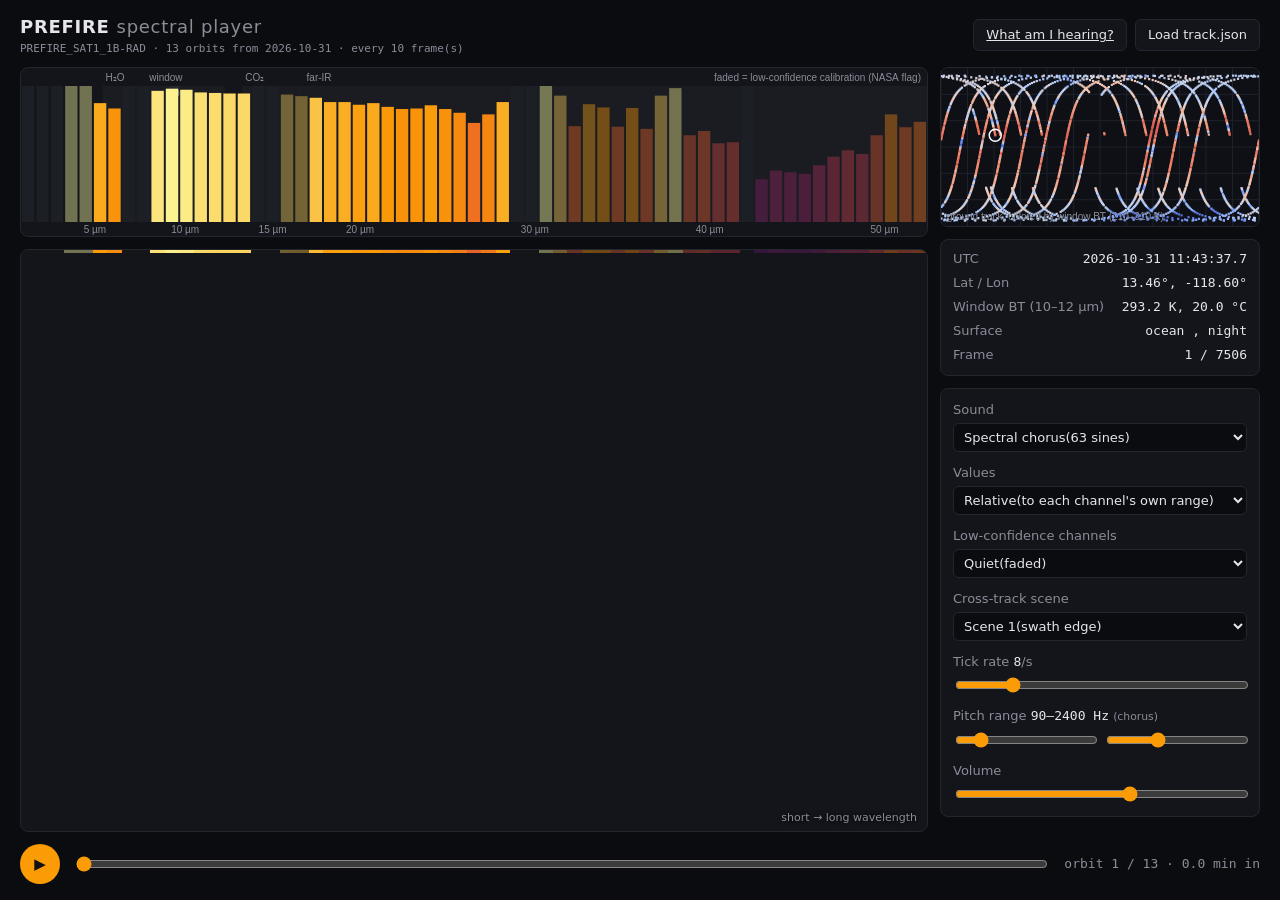
<file: index.html>
<!DOCTYPE html>
<html lang="en">
<head>
  <meta charset="utf-8">
  <meta name="viewport" content="width=device-width, initial-scale=1">
  <title>PREFIRE Spectral Player</title>
  <link rel="stylesheet" href="player/style.css">
</head>
<body>
  <header>
    <div class="title">
      <h1>PREFIRE <span>spectral player</span></h1>
      <p id="source">loading…</p>
    </div>
    <div class="file-actions">
      <a class="button ghost" href="player/guide.html">What am I hearing?</a>
      <label class="ghost button">Load track.json<input id="fileInput" type="file" accept=".json" hidden></label>
    </div>
  </header>

  <main>
    <section class="viz">
      <div class="panel spectrum-wrap">
        <canvas id="spectrum"></canvas>
      </div>
      <div class="panel cascade-wrap">
        <canvas id="cascade"></canvas>
        <div id="hover" class="hover" hidden></div>
        <div class="axis-note">short → long wavelength</div>
      </div>
    </section>

    <aside>
      <div class="panel map-wrap">
        <canvas id="map"></canvas>
      </div>

      <dl class="panel readouts">
        <div><dt>UTC</dt><dd id="rTime">–</dd></div>
        <div><dt>Lat / Lon</dt><dd id="rPos">–</dd></div>
        <div><dt>Window BT (10–12 µm)</dt><dd id="rBT">–</dd></div>
        <div><dt>Surface</dt><dd id="rSurf">–</dd></div>
        <div><dt>Frame</dt><dd id="rFrame">–</dd></div>
      </dl>

      <div class="panel controls">
        <label>Sound
          <select id="mode">
            <option value="chorus">Spectral chorus(63 sines)</option>
            <option value="harmonic">Harmonic series(Earth's timbre)</option>
            <option value="pluck">Pentatonic notes</option>
          </select>
        </label>
        <label>Values
          <select id="norm">
            <option value="relative">Relative(to each channel's own range)</option>
            <option value="anomaly">Anomaly(last ~30 ticks)</option>
            <option value="spectrum">Absolute</option>
          </select>
        </label>
        <label>Low-confidence channels
          <select id="lowConf">
            <option value="quiet">Quiet(faded)</option>
            <option value="full">Full</option>
            <option value="mute">Mute</option>
          </select>
        </label>
        <label>Cross-track scene
          <select id="scene"></select>
        </label>
        <label><span>Tick rate <output id="rateOut">8</output>/s</span>
          <input id="rate" type="range" min="1" max="40" value="8">
        </label>
        <label><span>Pitch range <output id="pitchOut"></output> <small>(chorus)</small></span>
          <span class="pair">
            <input id="fLow" type="range" min="40" max="400" value="90">
            <input id="fHigh" type="range" min="500" max="6000" value="2400">
          </span>
        </label>
        <label>Volume
          <input id="vol" type="range" min="0" max="100" value="60">
        </label>
      </div>
    </aside>
  </main>

  <footer class="transport">
    <button id="playBtn" class="play" aria-label="Play">▶</button>
    <input id="scrub" type="range" min="0" max="0" value="0">
    <span id="tOut" class="mono">0 / 0</span>
  </footer>

  <script src="player/model.js"></script>
  <script src="player/app.js"></script>
</body>
</html>
</file>
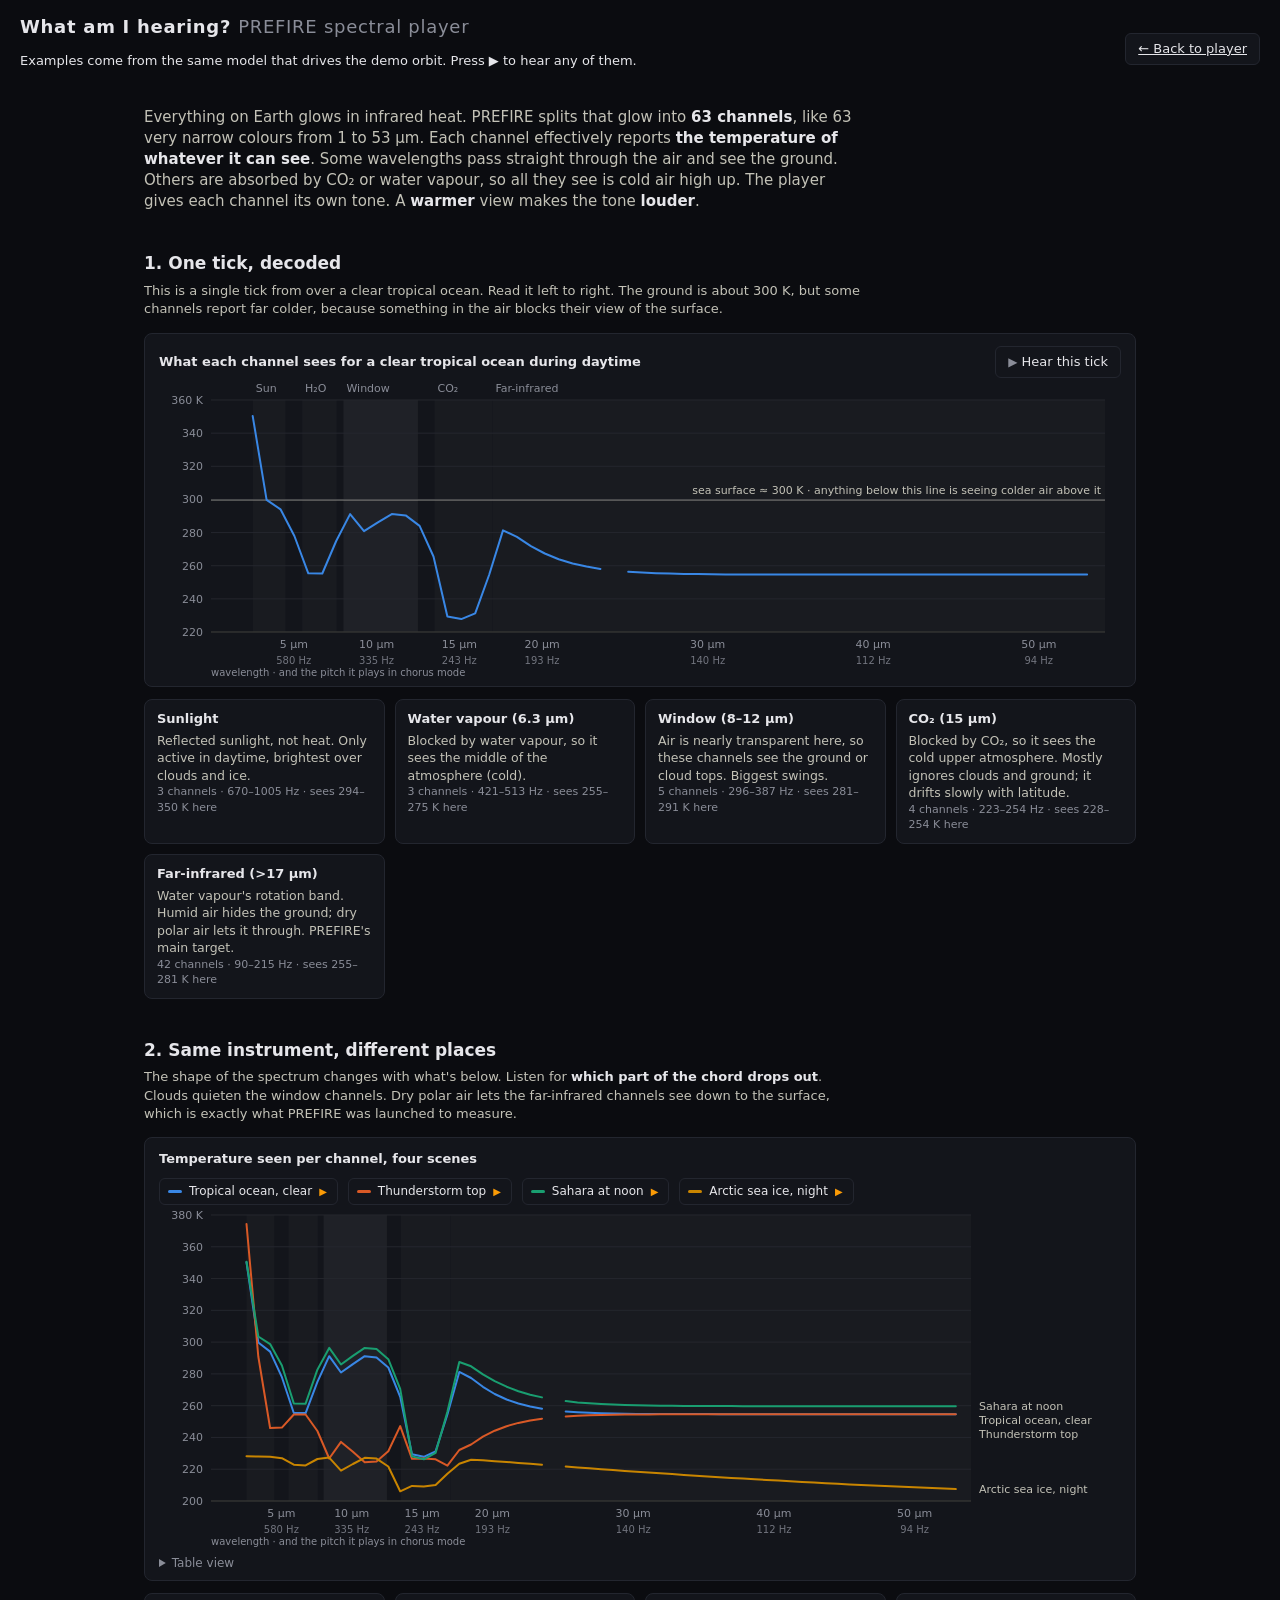
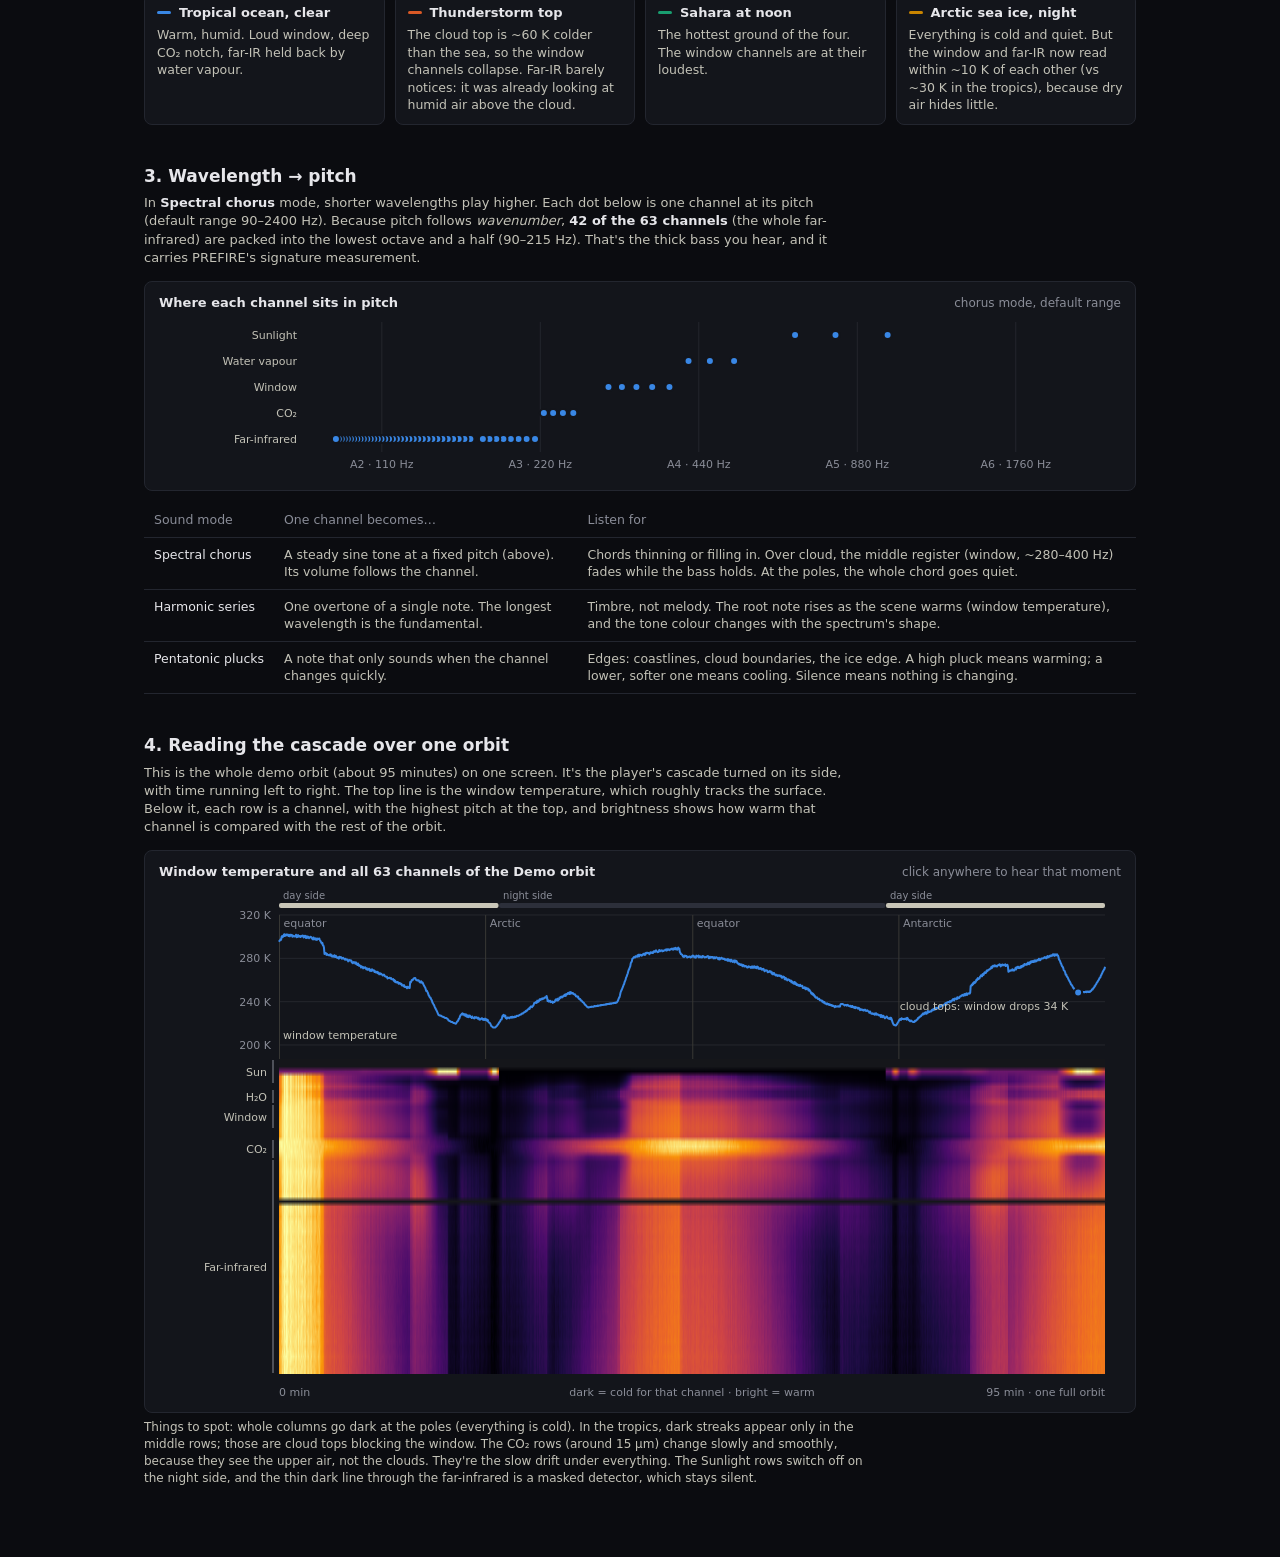
<file: player/guide.html>
<!DOCTYPE html>
<html lang="en">
<head>
  <meta charset="utf-8">
  <meta name="viewport" content="width=device-width, initial-scale=1">
  <title>What am I hearing? PREFIRE Spectral Player</title>
  <link rel="stylesheet" href="style.css">
  <style>
    body.guide { display: block; height: auto; }
    .guide-main { max-width: 1040px; margin: 0 auto; padding: 8px 24px 64px; }
    .guide-main h2 { font-size: 17px; margin: 40px 0 6px; }
    .guide-main p { color: #c3c2b7; max-width: 720px; margin: 6px 0; }
    .guide-main p strong { color: var(--text); }
    .lede { font-size: 15px; }
    .chart { position: relative; margin-top: 14px; padding: 12px 14px 8px; }
    .chart svg { display: block; width: 100%; overflow: visible; }
    .chart-title { display: flex; align-items: center; justify-content: space-between; gap: 12px; flex-wrap: wrap; }
    .chart-title h3 { margin: 0; font-size: 13px; font-weight: 600; }
    .chart-title span { color: var(--muted); font-size: 12px; }
    .legend { display: flex; flex-wrap: wrap; gap: 6px 10px; margin: 10px 0 2px; }
    .legend button { display: inline-flex; align-items: center; gap: 7px; padding: 4px 10px 4px 8px; font-size: 12px; }
    .swatch { width: 14px; height: 3px; border-radius: 2px; }
    .play-mini { color: var(--accent); font-size: 10px; }
    .tip {
      position: absolute; pointer-events: none; z-index: 2; padding: 7px 9px;
      background: rgba(10, 11, 15, 0.95); border: 1px solid var(--line); border-radius: 6px;
      font-size: 12px; line-height: 1.5; white-space: nowrap;
    }
    .tip b { font-weight: 600; }
    .tip .k { color: var(--muted); }
    .tip .row { display: flex; align-items: center; gap: 6px; }
    .tip .num { margin-left: auto; padding-left: 12px; font-variant-numeric: tabular-nums; }
    .cards { display: grid; grid-template-columns: repeat(auto-fit, minmax(220px, 1fr)); gap: 10px; margin-top: 12px; }
    .card { padding: 10px 12px; }
    .card h4 { margin: 0 0 4px; font-size: 13px; display: flex; align-items: center; gap: 8px; }
    .card p { font-size: 12.5px; margin: 0; }
    .card .hz { color: var(--muted); font-size: 11px; font-variant-numeric: tabular-nums; }
    table { border-collapse: collapse; width: 100%; margin-top: 12px; font-size: 12.5px; }
    th, td { text-align: left; padding: 8px 10px; border-bottom: 1px solid var(--line); vertical-align: top; }
    th { color: var(--muted); font-weight: 500; }
    td:first-child { color: var(--text); white-space: nowrap; }
    td { color: #c3c2b7; }
    details { margin-top: 8px; color: var(--muted); font-size: 12px; }
    details table { font-variant-numeric: tabular-nums; }
    .hint { color: var(--muted); font-size: 12px; margin-top: 4px; }
    a { color: var(--accent); }
  </style>
</head>
<body class="guide">
  <header>
    <div class="title">
      <h1>What am I hearing? <span>PREFIRE spectral player</span></h1>
      <p>Examples come from the same model that drives the demo orbit. Press ▶ to hear any of them.</p>
    </div>
    <a class="button ghost" href="../index.html">← Back to player</a>
  </header>

  <div class="guide-main">
    <p class="lede">
      Everything on Earth glows in infrared heat. PREFIRE splits that glow into <strong>63 channels</strong>, like 63 very
      narrow colours from 1 to 53 µm. Each channel effectively reports <strong>the temperature of whatever it can see</strong>.
      Some wavelengths pass straight through the air and see the ground. Others are absorbed by CO₂ or water vapour, so all
      they see is cold air high up. The player gives each channel its own tone. A <strong>warmer</strong> view makes the
      tone <strong>louder</strong>.
    </p>

    <h2>1. One tick, decoded</h2>
    <p>
      This is a single tick from over a clear tropical ocean. Read it left to right. The ground is about 300 K, but some
      channels report far colder, because something in the air blocks their view of the surface.
    </p>
    <div class="panel chart" id="tickChart">
      <div class="chart-title">
        <h3>What each channel sees for a clear tropical ocean during daytime</h3>
        <button id="playTick"><span class="play-mini">▶</span> Hear this tick</button>
      </div>
      <svg></svg>
    </div>
    <div class="cards" id="bandCards"></div>

    <h2>2. Same instrument, different places</h2>
    <p>
      The shape of the spectrum changes with what's below. Listen for <strong>which part of the chord drops out</strong>.
      Clouds quieten the window channels. Dry polar air lets the far-infrared channels see down to the surface, which is
      exactly what PREFIRE was launched to measure.
    </p>
    <div class="panel chart" id="placesChart">
      <div class="chart-title">
        <h3>Temperature seen per channel, four scenes</h3>
      </div>
      <div class="legend" id="placesLegend"></div>
      <svg></svg>
      <details>
        <summary>Table view</summary>
        <table id="placesTable"></table>
      </details>
    </div>
    <div class="cards" id="placeCards"></div>

    <h2>3. Wavelength → pitch</h2>
    <p>
      In <strong>Spectral chorus</strong> mode, shorter wavelengths play higher. Each dot below is one channel at its
      pitch (default range 90–2400 Hz). <span id="farIrCount"></span>
    </p>
    <div class="panel chart" id="pitchChart">
      <div class="chart-title"><h3>Where each channel sits in pitch</h3><span>chorus mode, default range</span></div>
      <svg></svg>
    </div>
    <table>
      <thead><tr><th>Sound mode</th><th>One channel becomes…</th><th>Listen for</th></tr></thead>
      <tbody>
        <tr><td>Spectral chorus</td><td>A steady sine tone at a fixed pitch (above). Its volume follows the channel.</td>
          <td>Chords thinning or filling in. Over cloud, the middle register (window, ~280–400 Hz) fades while the bass holds. At the poles, the whole chord goes quiet.</td></tr>
        <tr><td>Harmonic series</td><td>One overtone of a single note. The longest wavelength is the fundamental.</td>
          <td>Timbre, not melody. The root note rises as the scene warms (window temperature), and the tone colour changes with the spectrum's shape.</td></tr>
        <tr><td>Pentatonic plucks</td><td>A note that only sounds when the channel changes quickly.</td>
          <td>Edges: coastlines, cloud boundaries, the ice edge. A high pluck means warming; a lower, softer one means cooling. Silence means nothing is changing.</td></tr>
      </tbody>
    </table>

    <h2>4. Reading the cascade over one orbit</h2>
    <p>
      This is the whole demo orbit (about 95 minutes) on one screen. It's the player's cascade turned on its side, with
      time running left to right. The top line is the window temperature, which roughly tracks the surface. Below it,
      each row is a channel, with the highest pitch at the top, and brightness shows how warm that channel is compared
      with the rest of the orbit.
    </p>
    <div class="panel chart" id="orbitChart">
      <div class="chart-title"><h3>Window temperature and all 63 channels of the Demo orbit</h3><span>click anywhere to hear that moment</span></div>
      <svg></svg>
    </div>
    <p class="hint">
      Things to spot: whole columns go dark at the poles (everything is cold). In the tropics, dark streaks appear only
      in the middle rows; those are cloud tops blocking the window. The CO₂ rows (around 15 µm) change slowly and smoothly, because
      they see the upper air, not the clouds. They're the slow drift under everything. The Sunlight rows switch off on the night
      side, and the thin dark line through the far-infrared is a masked detector, which stays silent.
    </p>
  </div>

  <script src="model.js"></script>
  <script src="guide.js"></script>
</body>
</html>
</file>
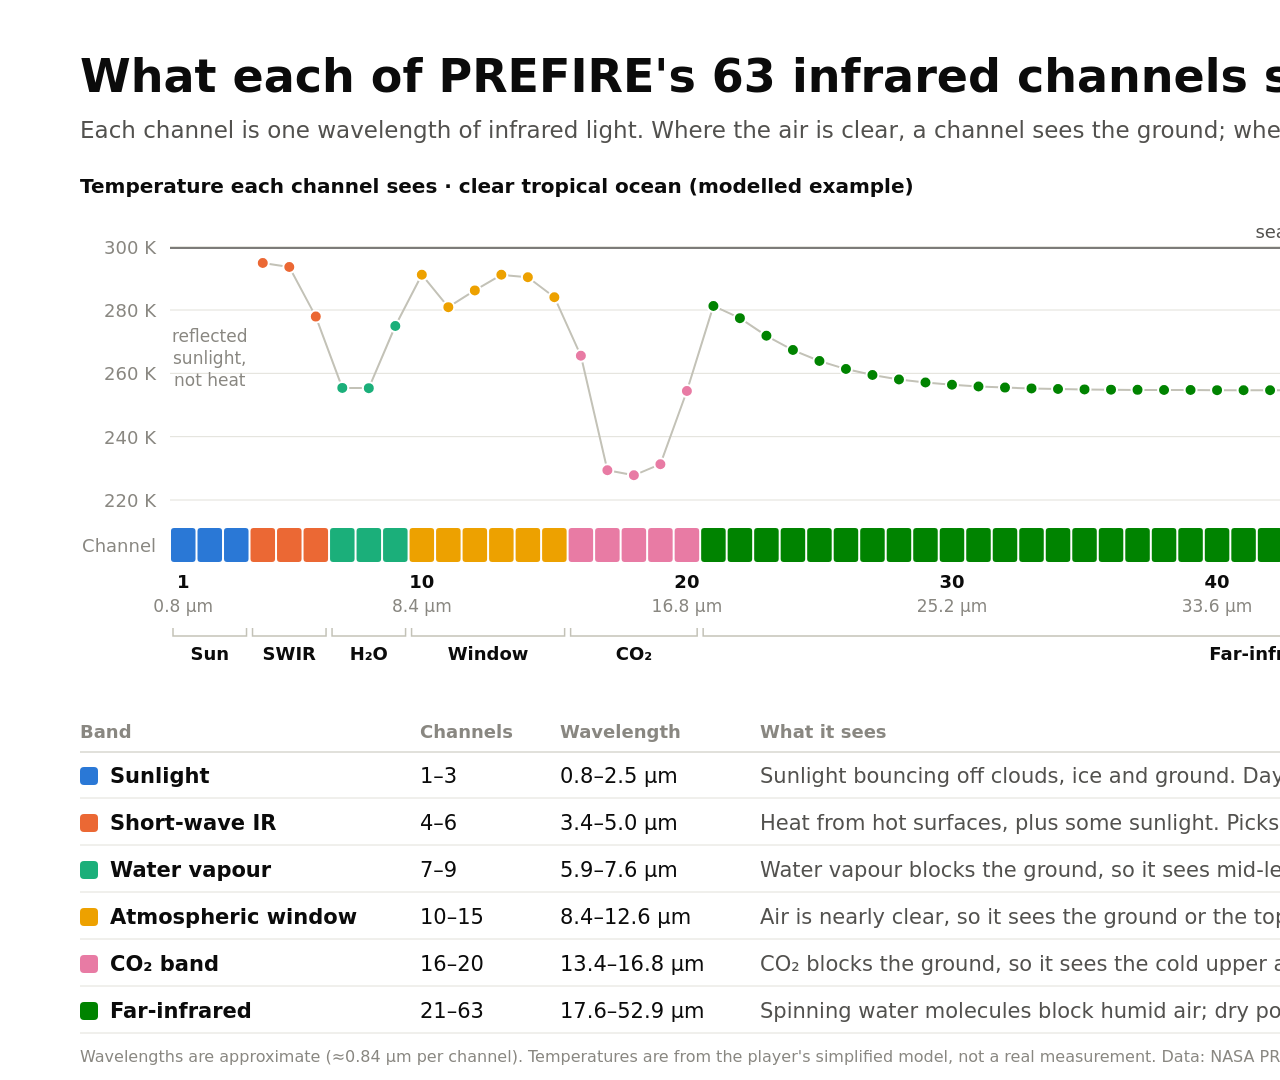
<file: slides/channel_chart.html>
<!DOCTYPE html>
<html lang="en">
<head>
  <meta charset="utf-8">
  <title>PREFIRE channels · slide chart</title>
  <!-- 16:9 slide figure. Rebuild the PNG with: ./slides/render.sh -->
  <style>
    html, body { margin: 0; background: #fff; }
    svg { display: block; font-family: system-ui, -apple-system, "Segoe UI", sans-serif; }
  </style>
</head>
<body>
  <svg id="chart" width="1920" height="1080" viewBox="0 0 1920 1080"></svg>

  <script src="../player/model.js"></script>
  <script>
    const INK = { primary: "#0b0b0b", secondary: "#52514e", muted: "#898781", grid: "#e1e0d9", axis: "#c3c2b7", surface: "#ffffff" };

    // validated light categorical slots 1–6, assigned in band order
    const GROUPS = [
      { short: "Sun", name: "Sunlight", ch: [1, 3], color: "#2a78d6",
        sees: "Sunlight bouncing off clouds, ice and ground. Daytime only." },
      { short: "SWIR", name: "Short-wave IR", ch: [4, 6], color: "#eb6834",
        sees: "Heat from hot surfaces, plus some sunlight. Picks out hot spots." },
      { short: "H₂O", name: "Water vapour", ch: [7, 9], color: "#1baf7a",
        sees: "Water vapour blocks the ground, so it sees mid-level air (cold)." },
      { short: "Window", name: "Atmospheric window", ch: [10, 15], color: "#eda100",
        sees: "Air is nearly clear, so it sees the ground or the tops of clouds." },
      { short: "CO₂", name: "CO₂ band", ch: [16, 20], color: "#e87ba4",
        sees: "CO₂ blocks the ground, so it sees the cold upper atmosphere." },
      { short: "Far-infrared", name: "Far-infrared", ch: [21, 63], color: "#008300",
        sees: "Spinning water molecules block humid air; dry polar air lets it see the ground." },
    ];
    const groupOf = (n) => GROUPS.find((g) => n >= g.ch[0] && n <= g.ch[1]);

    // example spectrum: clear tropical ocean at night (no sunlight mixed into the heat channels)
    DEMO_MASKED.clear();
    const L = sceneRadiance({ lat: 5, day: false });
    const BT = L.map((x, c) => brightnessTemp(DEMO_WL[c], x));
    const seaSurface = 222 + 78 * Math.cos((5 * Math.PI) / 180) ** 1.4;
    const wl = (n) => DEMO_WL[n - 1];
    const hz = (n) => Math.round(chorusPitch(wl(n), DEMO_WL));

    const W = 1920, PL = 170, PR = 80;
    const cw = (W - PL - PR) / 63;
    const cx = (n) => PL + (n - 0.5) * cw;
    const yTop = 215, yBot = 500, tMin = 220, tMax = 310;
    const y = (t) => yBot - ((t - tMin) / (tMax - tMin)) * (yBot - yTop);

    const T = (x, yy, str, o = {}) =>
      `<text x="${x}" y="${yy}" font-size="${o.size ?? 20}" fill="${o.fill ?? INK.secondary}" font-weight="${o.weight ?? 400}" text-anchor="${o.anchor ?? "start"}">${str}</text>`;

    let s = "";
    s += T(80, 92, "What each of PREFIRE's 63 infrared channels sees", { size: 46, weight: 700, fill: INK.primary });
    s += T(80, 138, "Each channel is one wavelength of infrared light. Where the air is clear, a channel sees the ground; where gases absorb, it sees colder air higher up.", { size: 23 });

    // ---- temperature panel
    s += T(80, yTop - 22, "Temperature each channel sees · clear tropical ocean (modelled example)", { size: 20, weight: 600, fill: INK.primary });
    for (let t = tMin; t <= tMax; t += 20) {
      s += `<line x1="${PL}" x2="${W - PR}" y1="${y(t)}" y2="${y(t)}" stroke="${INK.grid}"/>`;
      s += T(PL - 14, y(t) + 7, `${t} K`, { size: 18, fill: INK.muted, anchor: "end" });
    }
    s += `<line x1="${PL}" x2="${W - PR}" y1="${y(seaSurface)}" y2="${y(seaSurface)}" stroke="${INK.secondary}" stroke-width="1.5"/>`;
    s += T(W - PR, y(seaSurface) - 10, `sea surface ≈ ${Math.round(seaSurface)} K · below this line = seeing colder air above it`, { size: 18, anchor: "end" });
    s += T(cx(2), y(270), "reflected", { size: 17, fill: INK.muted, anchor: "middle" });
    s += T(cx(2), y(270) + 22, "sunlight,", { size: 17, fill: INK.muted, anchor: "middle" });
    s += T(cx(2), y(270) + 44, "not heat", { size: 17, fill: INK.muted, anchor: "middle" });

    let path = "";
    for (let n = 4; n <= 63; n++) path += `${n === 4 ? "M" : "L"}${cx(n).toFixed(1)},${y(BT[n - 1]).toFixed(1)}`;
    s += `<path d="${path}" fill="none" stroke="${INK.axis}" stroke-width="2" stroke-linejoin="round"/>`;
    for (let n = 4; n <= 63; n++) {
      s += `<circle cx="${cx(n)}" cy="${y(BT[n - 1])}" r="6" fill="${groupOf(n).color}" stroke="${INK.surface}" stroke-width="2"/>`;
    }

    // ---- channel strip, coloured by group (2px surface gap between cells)
    const sTop = 528, sH = 34;
    for (let n = 1; n <= 63; n++) {
      s += `<rect x="${PL + (n - 1) * cw + 1}" y="${sTop}" width="${cw - 2}" height="${sH}" rx="3" fill="${groupOf(n).color}"/>`;
    }
    s += T(PL - 14, sTop + 24, "Channel", { size: 18, fill: INK.muted, anchor: "end" });
    for (const n of [1, 10, 20, 30, 40, 50, 63]) {
      s += T(cx(n), sTop + sH + 26, n, { size: 18, fill: INK.primary, anchor: "middle", weight: 600 });
      s += T(cx(n), sTop + sH + 50, `${wl(n).toFixed(1)} µm`, { size: 17, fill: INK.muted, anchor: "middle" });
    }

    // brackets under each group
    const bY = sTop + sH + 74;
    for (const g of GROUPS) {
      const x0 = PL + (g.ch[0] - 1) * cw + 3, x1 = PL + g.ch[1] * cw - 3;
      s += `<path d="M${x0},${bY - 8}V${bY}H${x1}V${bY - 8}" fill="none" stroke="${INK.axis}" stroke-width="1.5"/>`;
      s += T((x0 + x1) / 2, bY + 24, g.short, { size: 18, fill: INK.primary, anchor: "middle", weight: 600 });
    }

    // ---- table
    const cols = [80, 420, 560, 760, 1640];
    const head = ["Band", "Channels", "Wavelength", "What it sees", "Pitch in player"];
    const tTop = 738, rowH = 47;
    head.forEach((h, i) => (s += T(cols[i], tTop, h, { size: 18, fill: INK.muted, weight: 600 })));
    s += `<line x1="80" x2="${W - PR}" y1="${tTop + 14}" y2="${tTop + 14}" stroke="${INK.axis}"/>`;
    GROUPS.forEach((g, r) => {
      const ry = tTop + 14 + rowH * (r + 1) - 16;
      s += `<rect x="80" y="${ry - 16}" width="18" height="18" rx="4" fill="${g.color}"/>`;
      s += T(110, ry, g.name, { size: 21, fill: INK.primary, weight: 600 });
      s += T(cols[1], ry, `${g.ch[0]}–${g.ch[1]}`, { size: 21, fill: INK.primary });
      s += T(cols[2], ry, `${wl(g.ch[0]).toFixed(1)}–${wl(g.ch[1]).toFixed(1)} µm`, { size: 21, fill: INK.primary });
      s += T(cols[3], ry, g.sees, { size: 21, fill: INK.secondary });
      s += T(cols[4], ry, `${hz(g.ch[1])}–${hz(g.ch[0])} Hz`, { size: 21, fill: INK.secondary });
      s += `<line x1="80" x2="${W - PR}" y1="${ry + 15}" y2="${ry + 15}" stroke="${INK.grid}"/>`;
    });
    s += T(80, 1062, "Wavelengths are approximate (≈0.84 µm per channel). Temperatures are from the player's simplified model, not a real measurement. Data: NASA PREFIRE 1B-RAD.", { size: 16, fill: INK.muted });

    document.getElementById("chart").innerHTML = s;
  </script>
</body>
</html>
</file>
<file: player/style.css>
:root {
  --bg: #0b0c10;
  --panel: #13151b;
  --line: #23262f;
  --text: #e6e6ea;
  --muted: #8a8d98;
  --accent: #fb9b06;
  --mono: ui-monospace, "SF Mono", Menlo, monospace;
}

* { box-sizing: border-box; }

html, body {
  margin: 0;
  height: 100%;
  background: var(--bg);
  color: var(--text);
  font: 13px/1.4 -apple-system, BlinkMacSystemFont, "Inter", system-ui, sans-serif;
}

body {
  display: grid;
  grid-template-rows: auto 1fr auto;
  height: 100vh;
}

header {
  display: flex;
  justify-content: space-between;
  align-items: center;
  padding: 14px 20px 10px;
}

h1 {
  margin: 0;
  font-size: 18px;
  letter-spacing: 0.04em;
}
h1 span { color: var(--muted); font-weight: 400; }
#source { margin: 2px 0 0; color: var(--muted); font-family: var(--mono); font-size: 11px; }

.file-actions { display: flex; gap: 8px; }

button, .button {
  font: inherit;
  color: var(--text);
  background: var(--panel);
  border: 1px solid var(--line);
  border-radius: 6px;
  padding: 6px 12px;
  cursor: pointer;
}
button:hover, .button:hover { border-color: var(--muted); }

main {
  display: grid;
  grid-template-columns: 1fr 320px;
  gap: 12px;
  padding: 0 20px;
  min-height: 0;
}

.panel {
  background: var(--panel);
  border: 1px solid var(--line);
  border-radius: 8px;
}

.viz {
  display: grid;
  grid-template-rows: 170px 1fr;
  gap: 12px;
  min-height: 0;
}

.spectrum-wrap, .cascade-wrap, .map-wrap { position: relative; overflow: hidden; }
canvas { display: block; width: 100%; height: 100%; }

.axis-note {
  position: absolute;
  right: 10px;
  bottom: 6px;
  color: var(--muted);
  font-size: 11px;
  pointer-events: none;
  text-shadow: 0 0 4px #000;
}

.hover {
  position: absolute;
  pointer-events: none;
  padding: 6px 8px;
  background: rgba(10, 11, 15, 0.92);
  border: 1px solid var(--line);
  border-radius: 6px;
  font-family: var(--mono);
  font-size: 11px;
  white-space: nowrap;
}

aside {
  display: flex;
  flex-direction: column;
  gap: 12px;
  min-height: 0;
  overflow-y: auto;
}

.map-wrap { aspect-ratio: 2 / 1; flex: none; }

.readouts { margin: 0; padding: 10px 12px; display: grid; gap: 6px; }
.readouts div { display: flex; justify-content: space-between; gap: 8px; }
.readouts dt { color: var(--muted); }
.readouts dd { margin: 0; font-family: var(--mono); text-align: right; }

.controls { padding: 12px; display: grid; gap: 12px; }
.controls label { display: grid; gap: 4px; color: var(--muted); }
.controls output { color: var(--text); font-family: var(--mono); }
.pair { display: grid; grid-template-columns: 1fr 1fr; gap: 8px; }

select {
  font: inherit;
  color: var(--text);
  background: var(--bg);
  border: 1px solid var(--line);
  border-radius: 6px;
  padding: 5px 6px;
}

input[type="range"] { width: 100%; accent-color: var(--accent); }

.transport {
  display: flex;
  align-items: center;
  gap: 14px;
  padding: 12px 20px 16px;
}
.play {
  width: 40px;
  height: 40px;
  border-radius: 50%;
  font-size: 15px;
  padding: 0;
  background: var(--accent);
  color: #111;
  border: none;
}
#scrub { flex: 1; }
.mono { font-family: var(--mono); color: var(--muted); min-width: 120px; text-align: right; }

body.dragging main { outline: 2px dashed var(--accent); outline-offset: -4px; }

@media (max-width: 860px) {
  main { grid-template-columns: 1fr; overflow-y: auto; }
  .viz { grid-template-rows: 150px 420px; }
}
</file>
